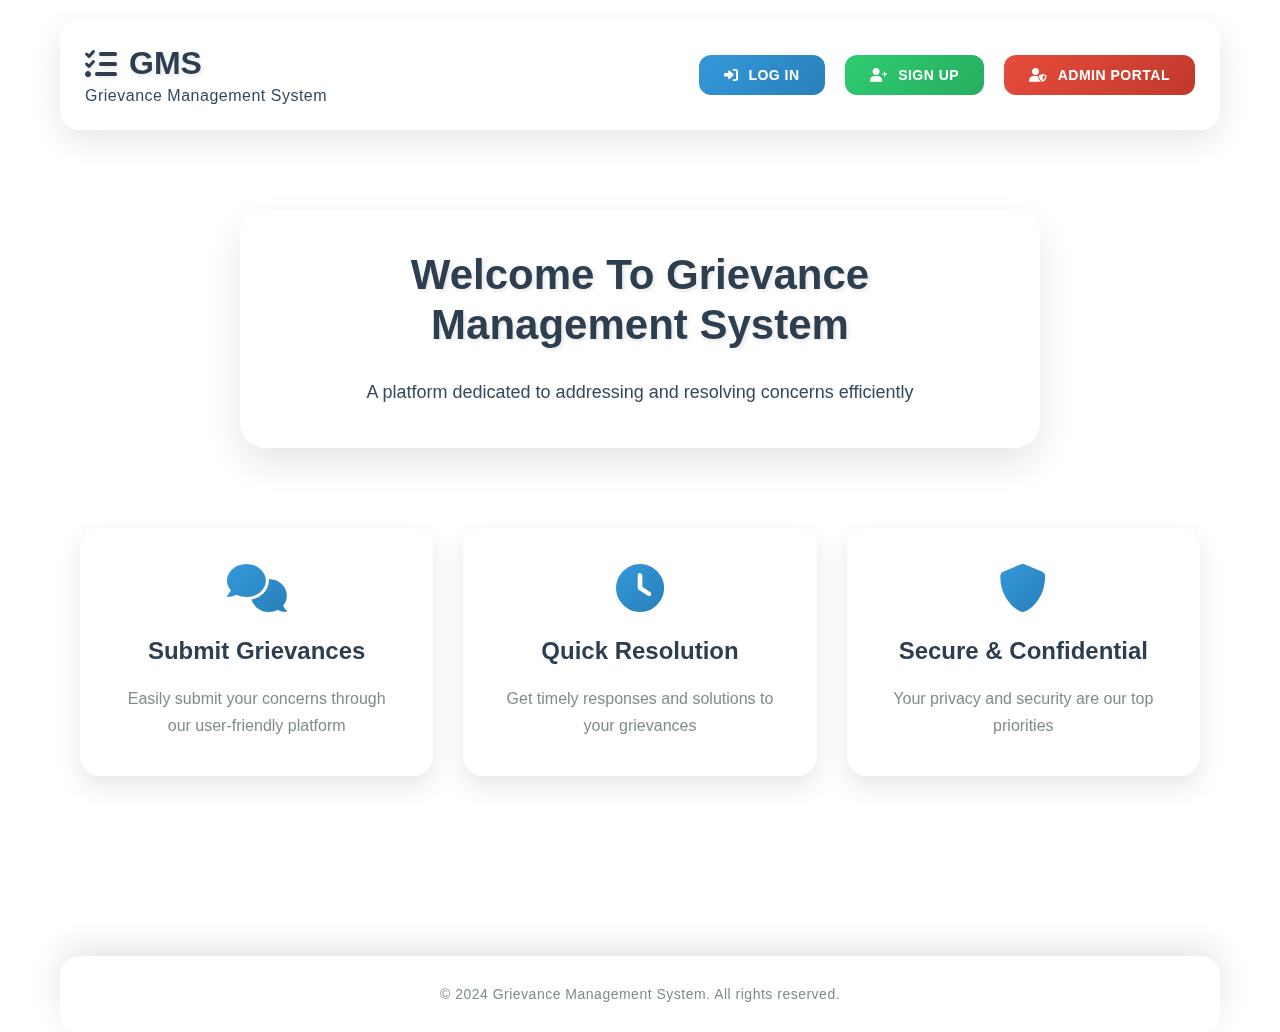
<file: GMS/index.html>
<!DOCTYPE html>
<html lang="en">
<head>
    <meta charset="UTF-8">
    <meta name="viewport" content="width=device-width, initial-scale=1.0">
    <title>Grievance Management System</title>
    <link rel="stylesheet" href="background.css">
    <link rel="stylesheet" href="admin.css">
    <!-- Add Font Awesome for icons -->
    <link rel="stylesheet" href="https://cdnjs.cloudflare.com/ajax/libs/font-awesome/6.0.0/css/all.min.css">
</head>
<body>
    <div class="container">
        <nav>
            <div class="logo">
                <h1><i class="fas fa-tasks"></i> GMS</h1>
                <p class="subtitle">Grievance Management System</p>
            </div>
            <div class="buttons">
                <a href="userlogin1.html" class="btn login-btn"><i class="fas fa-sign-in-alt"></i> Log In</a>
                <a href="userreg1.html" class="btn signup-btn"><i class="fas fa-user-plus"></i> Sign Up</a>
                <a href="adminlogin1.html" class="btn admin-btn"><i class="fas fa-user-shield"></i> Admin Portal</a>
            </div>
        </nav>

        <main class="hero-section">
            <div class="hero-content">
                <h2>Welcome To Grievance Management System</h2>
                <p>A platform dedicated to addressing and resolving concerns efficiently</p>
            </div>

            <div class="features">
                <div class="feature-card">
                    <i class="fas fa-comments"></i>
                    <h3>Submit Grievances</h3>
                    <p>Easily submit your concerns through our user-friendly platform</p>
                </div>
                <div class="feature-card">
                    <i class="fas fa-clock"></i>
                    <h3>Quick Resolution</h3>
                    <p>Get timely responses and solutions to your grievances</p>
                </div>
                <div class="feature-card">
                    <i class="fas fa-shield-alt"></i>
                    <h3>Secure & Confidential</h3>
                    <p>Your privacy and security are our top priorities</p>
                </div>
            </div>
        </main>

        <footer>
            <p>&copy; 2024 Grievance Management System. All rights reserved.</p>
        </footer>
    </div>
</body>
</html>
</file>
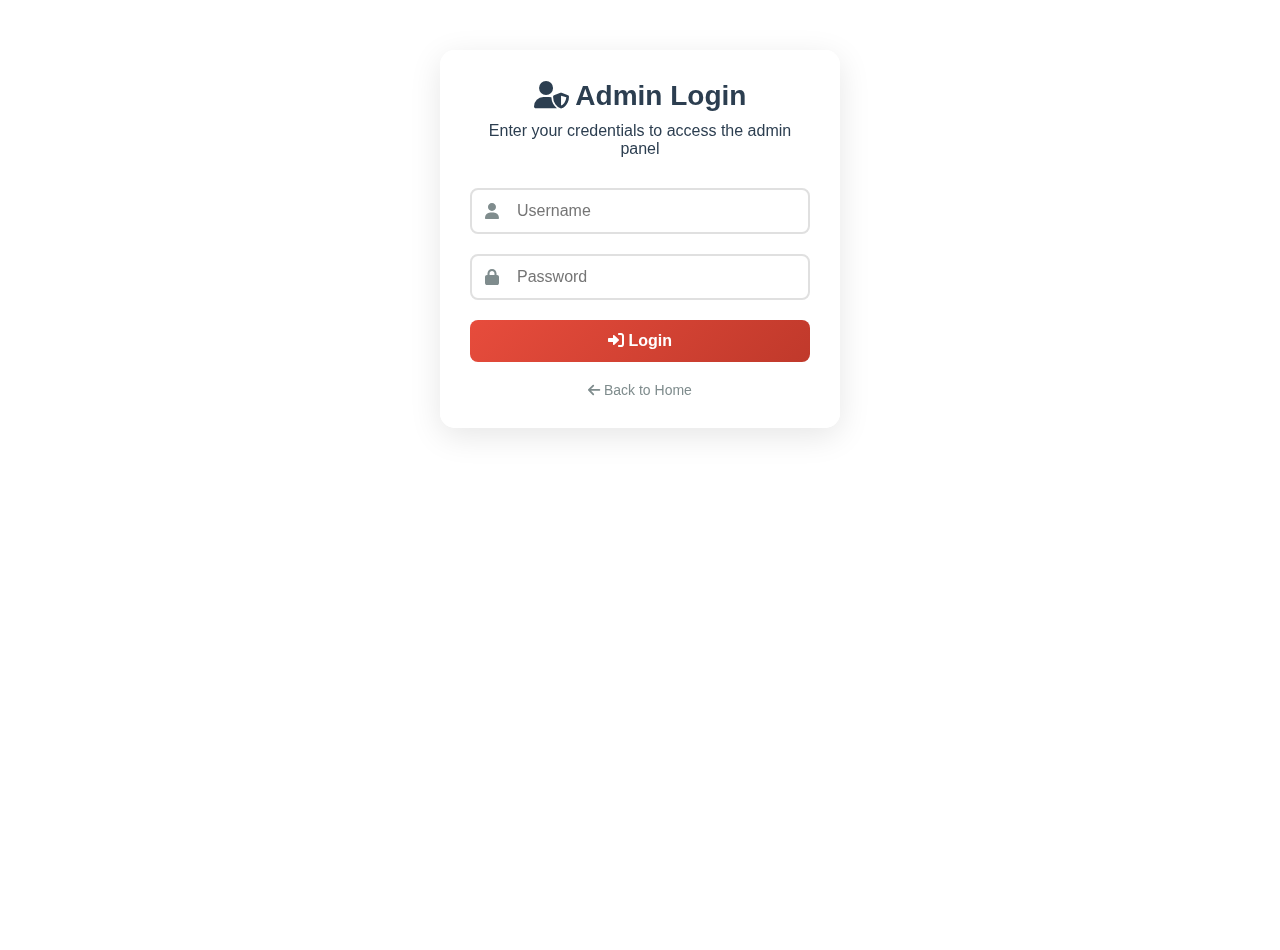
<file: GMS/adminlogin1.html>
<!DOCTYPE html>
<html lang="en">
<head>
    <meta charset="UTF-8">
    <meta name="viewport" content="width=device-width, initial-scale=1.0">
    <title>Admin Login - GMS</title>
    <link rel="stylesheet" href="background.css">
    <link rel="stylesheet" href="admin.css">
    <link rel="stylesheet" href="https://cdnjs.cloudflare.com/ajax/libs/font-awesome/6.0.0/css/all.min.css">
    <style>
        .login-container {
            max-width: 400px;
            margin: 50px auto;
            padding: 30px;
            background: rgba(255, 255, 255, 0.95);
            border-radius: 15px;
            box-shadow: 0 8px 32px rgba(0, 0, 0, 0.1);
            backdrop-filter: blur(10px);
        }

        .login-header {
            text-align: center;
            margin-bottom: 30px;
        }

        .login-header h2 {
            color: #2c3e50;
            font-size: 28px;
            margin-bottom: 10px;
        }

        .login-form {
            display: flex;
            flex-direction: column;
            gap: 20px;
        }

        .form-group {
            position: relative;
        }

        .form-group i {
            position: absolute;
            left: 15px;
            top: 50%;
            transform: translateY(-50%);
            color: #7f8c8d;
        }

        .form-group input {
            width: 100%;
            padding: 12px 15px 12px 45px;
            border: 2px solid #e0e0e0;
            border-radius: 8px;
            font-size: 16px;
            transition: all 0.3s ease;
        }

        .form-group input:focus {
            border-color: #3498db;
            outline: none;
            box-shadow: 0 0 0 3px rgba(52, 152, 219, 0.2);
        }

        .login-btn {
            background: linear-gradient(135deg, #e74c3c, #c0392b);
            color: white;
            padding: 12px;
            border: none;
            border-radius: 8px;
            font-size: 16px;
            font-weight: 600;
            cursor: pointer;
            transition: all 0.3s ease;
        }

        .login-btn:hover {
            transform: translateY(-2px);
            box-shadow: 0 5px 15px rgba(0, 0, 0, 0.2);
        }

        .back-link {
            display: block;
            text-align: center;
            margin-top: 20px;
            color: #7f8c8d;
            text-decoration: none;
            font-size: 14px;
            transition: color 0.3s ease;
        }

        .back-link:hover {
            color: #34495e;
        }

        .error-message {
            color: #e74c3c;
            text-align: center;
            margin-top: 10px;
            font-size: 14px;
            display: none;
        }
    </style>
</head>
<body>
    <div class="container">
        <div class="login-container">
            <div class="login-header">
                <h2><i class="fas fa-user-shield"></i> Admin Login</h2>
                <p>Enter your credentials to access the admin panel</p>
            </div>
            <form class="login-form" id="adminLoginForm" onsubmit="return validateForm(event)">
                <div class="form-group">
                    <i class="fas fa-user"></i>
                    <input type="text" id="username" placeholder="Username" required>
                </div>
                <div class="form-group">
                    <i class="fas fa-lock"></i>
                    <input type="password" id="password" placeholder="Password" required>
                </div>
                <button type="submit" class="login-btn">
                    <i class="fas fa-sign-in-alt"></i> Login
                </button>
                <div id="errorMessage" class="error-message"></div>
            </form>
            <a href="index.html" class="back-link">
                <i class="fas fa-arrow-left"></i> Back to Home
            </a>
        </div>
    </div>

    <script>
        function validateForm(event) {
            event.preventDefault();
            
            const username = document.getElementById('username').value;
            const password = document.getElementById('password').value;
            const errorMessage = document.getElementById('errorMessage');
            
            // Admin credentials
            const adminUsername = "admin";
            const adminPassword = "admin123";

            if (username === adminUsername && password === adminPassword) {
                // Successful login
                window.location.href = "afteradminlogin.php";
            } else {
                // Failed login
                errorMessage.style.display = 'block';
                errorMessage.textContent = 'Invalid username or password';
                
                // Clear password field
                document.getElementById('password').value = '';
            }
        }
    </script>
</body>
</html>
</file>
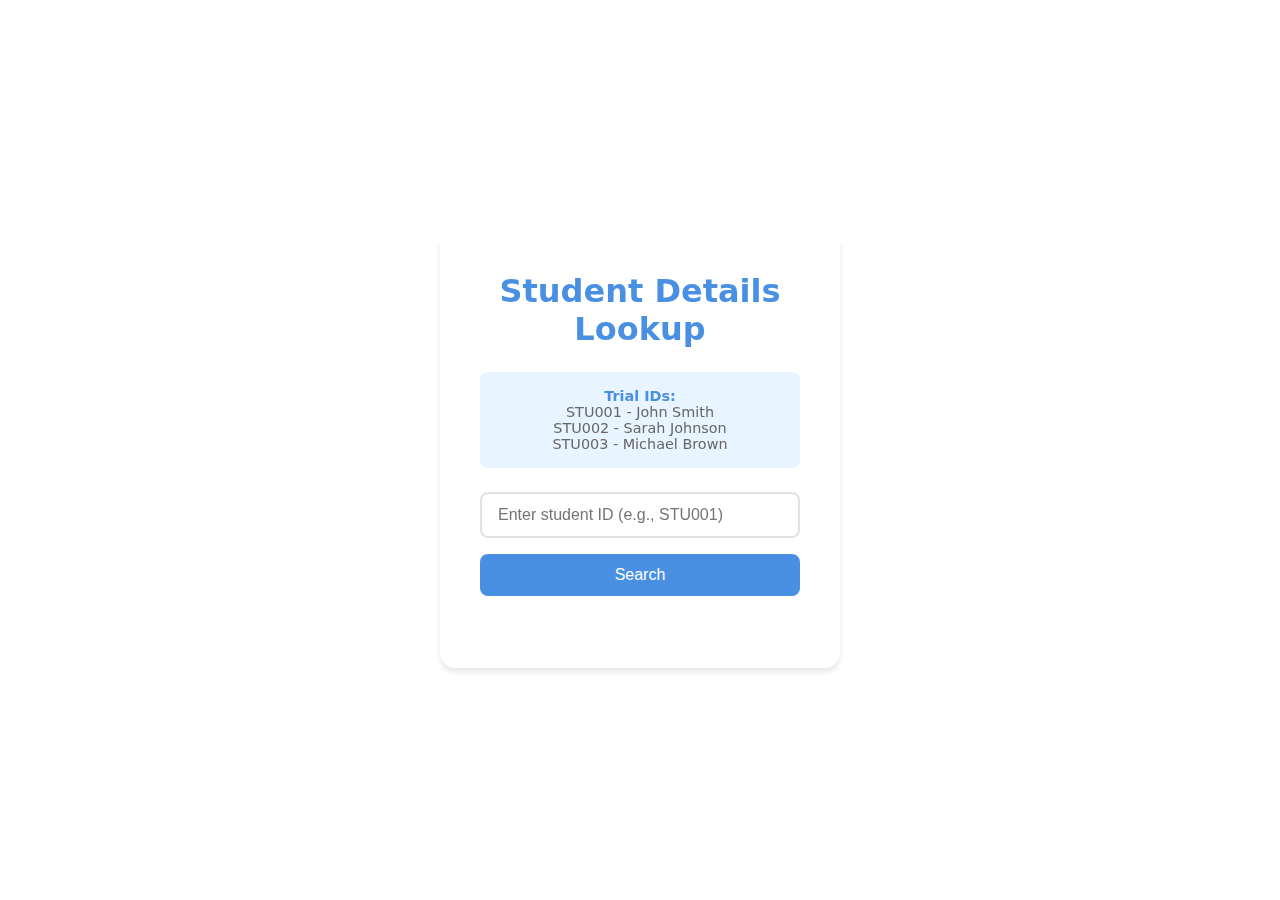
<file: GMS/student-details.html>
<!DOCTYPE html>
<html lang="en">
<head>
  <meta charset="UTF-8">
  <title>Student Details Lookup</title>
  <style>
    :root {
      --primary-color: #4a90e2;
      --secondary-color: #f5f6fa;
      --text-color: #2c3e50;
      --shadow: 0 4px 6px rgba(0, 0, 0, 0.1);
      --transition: all 0.3s ease;
    }

    * {
      margin: 0;
      padding: 0;
      box-sizing: border-box;
    }

    body {
      font-family: 'Segoe UI', system-ui, -apple-system, sans-serif;
      background-image: url('https://img.freepik.com/free-vector/education-pattern-background-doodle-style_53876-115365.jpg');
      background-size: cover;
      background-position: center;
      background-repeat: no-repeat;
      background-attachment: fixed;
      display: flex;
      justify-content: center;
      align-items: center;
      min-height: 100vh;
      color: var(--text-color);
      padding: 20px;
    }

    .container {
      background: rgba(255, 255, 255, 0.95);
      padding: 2.5rem;
      border-radius: 16px;
      box-shadow: var(--shadow);
      width: 100%;
      max-width: 400px;
      text-align: center;
      backdrop-filter: blur(10px);
      transition: var(--transition);
    }

    .container:hover {
      transform: translateY(-5px);
      box-shadow: 0 8px 15px rgba(0, 0, 0, 0.2);
    }

    h1 {
      color: var(--primary-color);
      margin-bottom: 1.5rem;
      font-size: 2rem;
      font-weight: 600;
    }

    input {
      width: 100%;
      padding: 12px 16px;
      margin-bottom: 1rem;
      border: 2px solid #e1e1e1;
      border-radius: 8px;
      font-size: 1rem;
      transition: var(--transition);
    }

    input:focus {
      outline: none;
      border-color: var(--primary-color);
      box-shadow: 0 0 0 3px rgba(74, 144, 226, 0.1);
    }

    button {
      background-color: var(--primary-color);
      color: white;
      padding: 12px 24px;
      border: none;
      border-radius: 8px;
      font-size: 1rem;
      font-weight: 500;
      cursor: pointer;
      transition: var(--transition);
      width: 100%;
      margin-bottom: 1.5rem;
    }

    button:hover {
      background-color: #357abd;
      transform: translateY(-2px);
    }

    button:active {
      transform: translateY(0);
    }

    #studentDetails {
      background-color: var(--secondary-color);
      padding: 1.5rem;
      border-radius: 12px;
      margin-top: 1rem;
      text-align: left;
      transition: var(--transition);
    }

    #studentDetails.hidden {
      display: none;
    }

    #studentDetails h2 {
      color: var(--primary-color);
      margin-bottom: 1rem;
      font-size: 1.5rem;
    }

    #studentDetails p {
      margin: 0.75rem 0;
      font-size: 1.1rem;
      display: flex;
      align-items: center;
      gap: 0.5rem;
    }

    #studentDetails strong {
      color: var(--text-color);
      min-width: 80px;
    }

    #studentDetails span {
      color: #666;
    }

    @media (max-width: 480px) {
      .container {
        padding: 1.5rem;
      }

      h1 {
        font-size: 1.75rem;
      }

      input, button {
        padding: 10px 16px;
      }
    }

    .trial-info {
      background-color: #e8f4ff;
      padding: 1rem;
      border-radius: 8px;
      margin-bottom: 1.5rem;
      font-size: 0.9rem;
      color: #666;
    }

    .trial-info strong {
      color: var(--primary-color);
    }

    .error-message {
      color: #e74c3c;
      margin-top: 0.5rem;
      font-size: 0.9rem;
    }
  </style>
</head>
<body>
  <div class="container">
    <h1>Student Details Lookup</h1>
    <div class="trial-info">
      <p><strong>Trial IDs:</strong></p>
      <p>STU001 - John Smith</p>
      <p>STU002 - Sarah Johnson</p>
      <p>STU003 - Michael Brown</p>
    </div>
    <input type="text" id="studentId" placeholder="Enter student ID (e.g., STU001)">
    <button onclick="fetchStudentDetails()">Search</button>
    <div id="errorMessage" class="error-message"></div>
    <div id="studentDetails" class="hidden"></div>
  </div>

  <script>
    // Sample student database
    const studentDatabase = {
      "STU001": {
        name: "John Smith",
        id: "STU001",
        email: "john.smith@example.com",
        course: "Computer Science",
        grade: "A",
        semester: "Fall 2024"
      },
      "STU002": {
        name: "Sarah Johnson",
        id: "STU002",
        email: "sarah.j@example.com",
        course: "Business Administration",
        grade: "A+",
        semester: "Fall 2024"
      },
      "STU003": {
        name: "Michael Brown",
        id: "STU003",
        email: "michael.b@example.com",
        course: "Engineering",
        grade: "B+",
        semester: "Fall 2024"
      }
    };

    function fetchStudentDetails() {
      const studentId = document.getElementById('studentId').value.toUpperCase();
      const errorMessage = document.getElementById('errorMessage');
      const studentDetails = document.getElementById('studentDetails');

      // Clear previous messages
      errorMessage.textContent = '';
      studentDetails.innerHTML = '';

      if (!studentId) {
        errorMessage.textContent = 'Please enter a student ID';
        return;
      }

      const student = studentDatabase[studentId];
      
      if (student) {
        studentDetails.classList.remove('hidden');
        studentDetails.innerHTML = `
          <h2>${student.name}</h2>
          <p><strong>ID:</strong> ${student.id}</p>
          <p><strong>Email:</strong> ${student.email}</p>
          <p><strong>Course:</strong> ${student.course}</p>
          <p><strong>Grade:</strong> ${student.grade}</p>
          <p><strong>Semester:</strong> ${student.semester}</p>
        `;
      } else {
        errorMessage.textContent = 'Student not found. Please try a valid trial ID.';
        studentDetails.classList.add('hidden');
      }
    }

    // Add enter key support
    document.getElementById('studentId').addEventListener('keypress', function(e) {
      if (e.key === 'Enter') {
        fetchStudentDetails();
      }
    });
  </script>
</body>
</html>
</file>
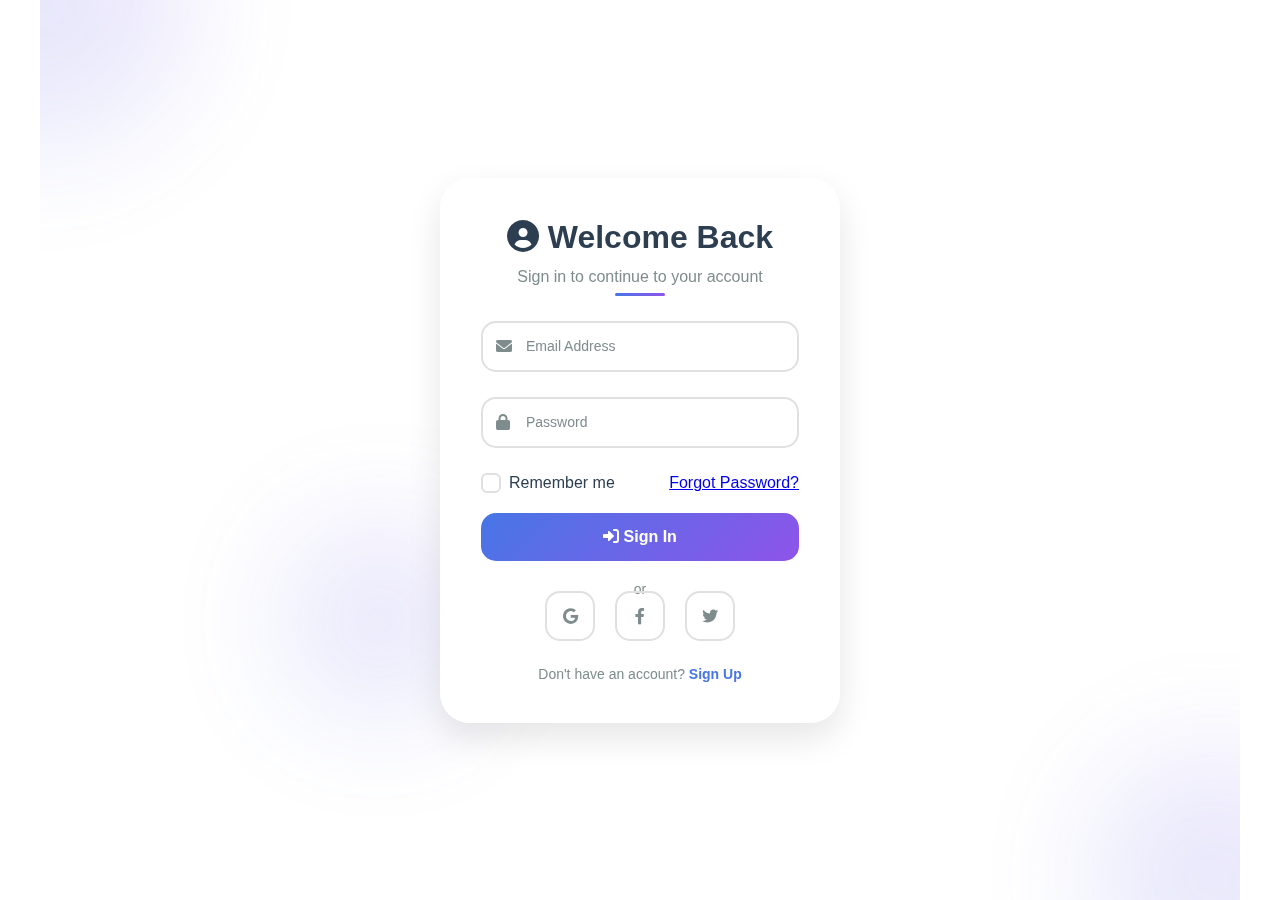
<file: GMS/userlogin1.html>
<!DOCTYPE html>
<html lang="en">
<head>
    <meta charset="UTF-8">
    <meta name="viewport" content="width=device-width, initial-scale=1.0">
    <title>Login - GMS</title>
    <link rel="stylesheet" href="background.css">
    <link rel="stylesheet" href="admin.css">
    <link rel="stylesheet" href="https://cdnjs.cloudflare.com/ajax/libs/font-awesome/6.0.0/css/all.min.css">
    <style>
        :root {
            --primary-color: #4776E6;
            --secondary-color: #8E54E9;
            --text-color: #2c3e50;
            --light-text: #7f8c8d;
            --border-color: #e0e0e0;
            --error-color: #e74c3c;
            --success-color: #2ecc71;
        }

        .container {
            min-height: 100vh;
            display: flex;
            align-items: center;
            justify-content: center;
            padding: 20px;
            position: relative;
            overflow: hidden;
        }

        .background-shapes {
            position: absolute;
            width: 100%;
            height: 100%;
            z-index: -1;
        }

        .shape {
            position: absolute;
            background: linear-gradient(45deg, var(--primary-color), var(--secondary-color));
            border-radius: 50%;
            filter: blur(60px);
            opacity: 0.15;
            animation: floatAnimation 8s infinite ease-in-out;
        }

        .shape:nth-child(1) {
            width: 300px;
            height: 300px;
            top: -150px;
            left: -150px;
            animation-delay: 0s;
        }

        .shape:nth-child(2) {
            width: 250px;
            height: 250px;
            bottom: -100px;
            right: -100px;
            animation-delay: 2s;
        }

        .shape:nth-child(3) {
            width: 200px;
            height: 200px;
            bottom: 20%;
            left: 20%;
            animation-delay: 4s;
        }

        @keyframes floatAnimation {
            0%, 100% {
                transform: translateY(0) scale(1);
            }
            50% {
                transform: translateY(-20px) scale(1.1);
            }
        }

        .login-container {
            max-width: 400px;
            width: 100%;
            background: rgba(255, 255, 255, 0.95);
            border-radius: 30px;
            padding: 40px;
            box-shadow: 0 15px 35px rgba(0, 0, 0, 0.1);
            backdrop-filter: blur(10px);
            border: 1px solid rgba(255, 255, 255, 0.2);
            transform-style: preserve-3d;
            perspective: 1000px;
            animation: containerAppear 0.6s ease-out forwards;
        }

        @keyframes containerAppear {
            from {
                opacity: 0;
                transform: translateY(30px) rotateX(-10deg);
            }
            to {
                opacity: 1;
                transform: translateY(0) rotateX(0);
            }
        }

        .login-header {
            text-align: center;
            margin-bottom: 35px;
            position: relative;
        }

        .login-header::after {
            content: '';
            position: absolute;
            bottom: -10px;
            left: 50%;
            transform: translateX(-50%);
            width: 50px;
            height: 3px;
            background: linear-gradient(to right, var(--primary-color), var(--secondary-color));
            border-radius: 3px;
        }

        .login-header h2 {
            color: var(--text-color);
            font-size: 32px;
            margin-bottom: 12px;
            position: relative;
            display: inline-block;
        }

        .login-header p {
            color: var(--light-text);
            font-size: 16px;
        }

        .form-group {
            position: relative;
            margin-bottom: 25px;
        }

        .form-group label {
            position: absolute;
            left: 45px;
            top: 50%;
            transform: translateY(-50%);
            color: var(--light-text);
            font-size: 14px;
            transition: all 0.3s ease;
            pointer-events: none;
        }

        .form-group input {
            width: 100%;
            padding: 15px 15px 15px 45px;
            border: 2px solid var(--border-color);
            border-radius: 15px;
            font-size: 15px;
            transition: all 0.3s ease;
            background-color: white;
        }

        .form-group input:focus,
        .form-group input:not(:placeholder-shown) {
            border-color: var(--primary-color);
            box-shadow: 0 0 0 3px rgba(71, 118, 230, 0.1);
        }

        .form-group input:focus + label,
        .form-group input:not(:placeholder-shown) + label {
            transform: translateY(-130%) translateX(-30px);
            font-size: 12px;
            color: var(--primary-color);
            background: white;
            padding: 0 5px;
        }

        .form-group i {
            position: absolute;
            left: 15px;
            top: 50%;
            transform: translateY(-50%);
            color: var(--light-text);
            transition: all 0.3s ease;
        }

        .form-group input:focus ~ i {
            color: var(--primary-color);
        }

        .remember-forgot {
            display: flex;
            justify-content: space-between;
            align-items: center;
            margin: 20px 0;
        }

        .remember-me {
            display: flex;
            align-items: center;
            gap: 8px;
        }

        .remember-me input[type="checkbox"] {
            appearance: none;
            width: 20px;
            height: 20px;
            border: 2px solid var(--border-color);
            border-radius: 6px;
            cursor: pointer;
            position: relative;
            transition: all 0.3s ease;
        }

        .remember-me input[type="checkbox"]:checked {
            background: linear-gradient(135deg, var(--primary-color), var(--secondary-color));
            border-color: transparent;
        }

        .remember-me input[type="checkbox"]:checked::after {
            content: '✓';
            position: absolute;
            color: white;
            font-size: 14px;
            top: 50%;
            left: 50%;
            transform: translate(-50%, -50%);
        }

        .login-btn {
            width: 100%;
            padding: 15px;
            border: none;
            border-radius: 15px;
            font-size: 16px;
            font-weight: 600;
            color: white;
            background: linear-gradient(135deg, var(--primary-color), var(--secondary-color));
            cursor: pointer;
            transition: all 0.3s ease;
            position: relative;
            overflow: hidden;
        }

        .login-btn::before {
            content: '';
            position: absolute;
            top: 0;
            left: -100%;
            width: 100%;
            height: 100%;
            background: linear-gradient(
                90deg,
                transparent,
                rgba(255, 255, 255, 0.2),
                transparent
            );
            transition: 0.5s;
        }

        .login-btn:hover::before {
            left: 100%;
        }

        .login-btn:hover {
            transform: translateY(-2px);
            box-shadow: 0 5px 15px rgba(71, 118, 230, 0.3);
        }

        .social-login {
            margin-top: 30px;
            position: relative;
        }

        .social-login::before {
            content: 'or';
            position: absolute;
            top: -10px;
            left: 50%;
            transform: translateX(-50%);
            background: white;
            padding: 0 15px;
            color: var(--light-text);
            font-size: 14px;
        }

        .social-buttons {
            display: flex;
            justify-content: center;
            gap: 20px;
            margin-top: 20px;
        }

        .social-btn {
            width: 50px;
            height: 50px;
            border-radius: 15px;
            display: flex;
            align-items: center;
            justify-content: center;
            border: 2px solid var(--border-color);
            color: var(--light-text);
            transition: all 0.3s ease;
            cursor: pointer;
            position: relative;
            overflow: hidden;
        }

        .social-btn::before {
            content: '';
            position: absolute;
            width: 100%;
            height: 100%;
            background: linear-gradient(45deg, var(--primary-color), var(--secondary-color));
            opacity: 0;
            transition: all 0.3s ease;
            z-index: -1;
        }

        .social-btn:hover {
            color: white;
            border-color: transparent;
            transform: translateY(-3px);
        }

        .social-btn:hover::before {
            opacity: 1;
        }

        .signup-prompt {
            text-align: center;
            margin-top: 25px;
            color: var(--light-text);
            font-size: 14px;
        }

        .signup-prompt a {
            color: var(--primary-color);
            text-decoration: none;
            font-weight: 600;
            transition: color 0.3s ease;
        }

        .signup-prompt a:hover {
            color: var(--secondary-color);
        }

        .error-message {
            background: rgba(231, 76, 60, 0.1);
            color: var(--error-color);
            padding: 12px;
            border-radius: 10px;
            font-size: 14px;
            margin-top: 15px;
            display: none;
            animation: shake 0.5s ease;
        }

        @keyframes shake {
            0%, 100% { transform: translateX(0); }
            25% { transform: translateX(-5px); }
            75% { transform: translateX(5px); }
        }

        @media (max-width: 480px) {
            .login-container {
                padding: 30px 20px;
            }

            .social-buttons {
                gap: 15px;
            }

            .social-btn {
                width: 45px;
                height: 45px;
            }
        }
    </style>
</head>
<body>
    <div class="container">
        <div class="background-shapes">
            <div class="shape"></div>
            <div class="shape"></div>
            <div class="shape"></div>
        </div>
        
        <div class="login-container">
            <div class="login-header">
                <h2><i class="fas fa-user-circle"></i> Welcome Back</h2>
                <p>Sign in to continue to your account</p>
            </div>

            <form class="login-form" id="loginForm" action="userlogin2.php" method="POST" onsubmit="return validateForm(event)">
                <div class="form-group">
                    <input type="email" id="email" name="username" placeholder=" " required>
                    <label for="email">Email Address</label>
                    <i class="fas fa-envelope"></i>
                </div>

                <div class="form-group">
                    <input type="password" id="password" name="pass" placeholder=" " required>
                    <label for="password">Password</label>
                    <i class="fas fa-lock"></i>
                </div>

                <div class="remember-forgot">
                    <label class="remember-me">
                        <input type="checkbox" id="remember" name="chk[]">
                        <span>Remember me</span>
                    </label>
                    <a href="#" class="forgot-password">Forgot Password?</a>
                </div>

                <button type="submit" class="login-btn">
                    <i class="fas fa-sign-in-alt"></i>
                    Sign In
                </button>

                <div id="errorMessage" class="error-message"></div>
            </form>

            <div class="social-login">
                <div class="social-buttons">
                    <div class="social-btn" title="Login with Google">
                        <i class="fab fa-google"></i>
                    </div>
                    <div class="social-btn" title="Login with Facebook">
                        <i class="fab fa-facebook-f"></i>
                    </div>
                    <div class="social-btn" title="Login with Twitter">
                        <i class="fab fa-twitter"></i>
                    </div>
                </div>
            </div>

            <div class="signup-prompt">
                Don't have an account? <a href="userreg1.html">Sign Up</a>
            </div>
        </div>
    </div>

    <script>
        function validateForm(event) {
            event.preventDefault();
            
            const email = document.getElementById('email').value;
            const password = document.getElementById('password').value;
            const errorMessage = document.getElementById('errorMessage');
            
            // Reset error states
            document.querySelectorAll('.form-group').forEach(group => {
                group.classList.remove('error');
            });
            errorMessage.style.display = 'none';
            
            // Validate email format
            const emailRegex = /^[^\s@]+@[^\s@]+\.[^\s@]+$/;
            if (!emailRegex.test(email)) {
                document.getElementById('email').parentElement.classList.add('error');
                showError('Please enter a valid email address');
                return false;
            }
            
            // Validate password
            if (password.length < 6) {
                document.getElementById('password').parentElement.classList.add('error');
                showError('Password must be at least 6 characters long');
                return false;
            }
            
            // If validation passes, submit the form
            document.getElementById('loginForm').submit();
            return false;
        }

        function showError(message) {
            const errorMessage = document.getElementById('errorMessage');
            errorMessage.textContent = message;
            errorMessage.style.display = 'block';
            
            // Reset and trigger shake animation
            errorMessage.style.animation = 'none';
            errorMessage.offsetHeight;
            errorMessage.style.animation = 'shake 0.5s ease';
        }

        // Add floating label behavior
        document.querySelectorAll('.form-group input').forEach(input => {
            input.addEventListener('focus', () => {
                input.parentElement.classList.add('focused');
            });
            
            input.addEventListener('blur', () => {
                if (!input.value) {
                    input.parentElement.classList.remove('focused');
                }
            });
        });
    </script>
</body>
</html>
</file>
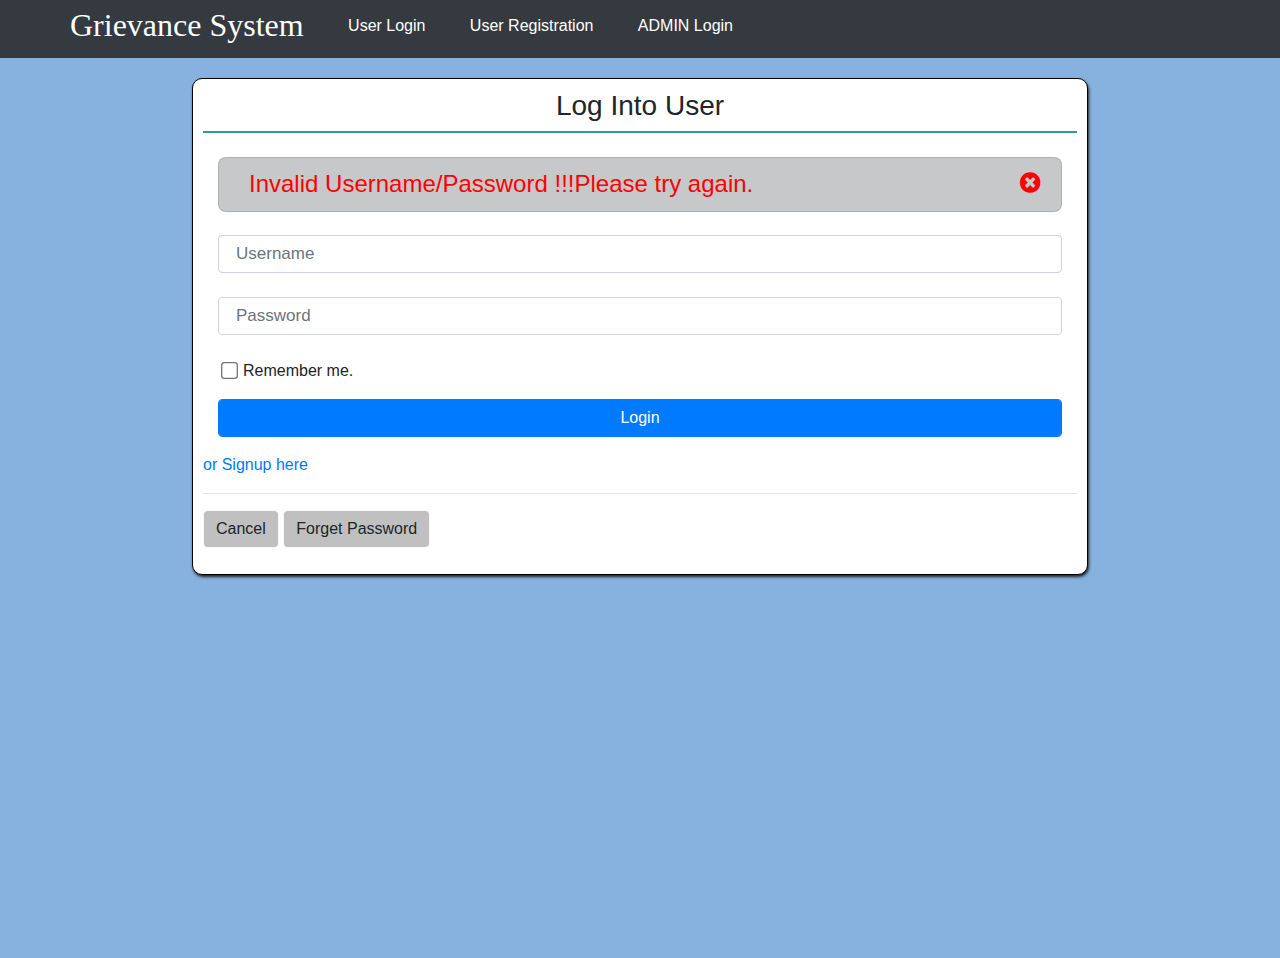
<file: GMS/userlogin3.html>
<html>
<head>
   <link rel="stylesheet" href="https://maxcdn.bootstrapcdn.com/bootstrap/4.3.1/css/bootstrap.min.css">
  <script src="https://ajax.googleapis.com/ajax/libs/jquery/3.4.0/jquery.min.js"></script>
  <script src="https://cdnjs.cloudflare.com/ajax/libs/popper.js/1.14.7/umd/popper.min.js"></script>
  <link rel="stylesheet" href="https://cdnjs.cloudflare.com/ajax/libs/font-awesome/4.7.0/css/font-awesome.min.css">
  <script src="https://maxcdn.bootstrapcdn.com/bootstrap/4.3.1/js/bootstrap.min.js"></script>
  <link rel="stylesheet" href="main.css">
  <title>Welcome to complaint system</title>
  		
	<style>
	
	input[type=checkbox]
{
  /* Double-sized Checkboxes */
  -ms-transform: scale(1.3); /* IE */
  -moz-transform: scale(1.3); /* FF */
  -webkit-transform: scale(1.3); /* Safari and Chrome */
  -o-transform: scale(1.3); /* Opera */
  transform: scale(1.3);
  padding: 5px;
}
		#back{
			margin:0px;
			width:100%;
			height:100%;
			background:#87b1de;
			position:absolute;
			background-size:cover;
			}
	</style>
	
  </head>
  <body>
		<nav class="navbar-nav navbar-expand-sm bg-dark">
		<div class="nav-item item1" style="margin-left:5%">
				<h2 onclick='window.open("index.html");' style="cursor:pointer"> Grievance System</h2>
		</div>
		<div class="nav-item items" >
				<a class="nav-link" href="userlogin1.html">User Login</a>
		</div>
			<div class="nav-item items">
				<a class="nav-link" href="userreg1.html">User Registration</a>
		</div>
			<div class="nav-item items">
				<a class="nav-link" href="adminlogin1.html">ADMIN Login</a>
		</div>
		</nav>
		<div id="back" style="margin:0px;"></div>
			<div class="container" style="width:70%;marin-left:15%;position:relative; background:white;margin-top:20px;padding:10px;border-radius:10px;border:.5px solid black;box-shadow:1px 2px 3px 0px;">
				<div class="heading" style="border-bottom:2px solid #329c92; text-align:center;">
					<h3>Log Into User</h3>
				</div>
				<div class="log" >
					<form class="container" action="userlogin2.php" method="POST" ><br />
						<h4 id="errormsg" class="list-group-item list-group-item-dark" style="color:red;border-radius:8px">Invalid Username/Password !!!Please try again.
						<i class="fa fa-times-circle" style="font-size:24px;float:right;cursor:pointer;" onclick="hide()"></i>
						</h4><br />
						<input type="text" class="form-control"  placeholder="Username" name="username"><br />
						<input type="password" class="form-control" placeholder="Password" name="pass"><br />
						<input type="checkbox" class="form-check-input" name="chk[]" style="margin-left:5px;"><p style="margin-left:25px;">Remember me.</p>
						<input type="submit" class="form-control btn btn-primary" value="Login"><br />
					</form>
					<a href="userreg1.html">or Signup here</a><hr />
					<form >
						<a href="index.html" class="form-control btn btn-light" style="width:auto"> Cancel</a>
						<input type="submit" style="width:auto;" class="form-control btn btn-light" value="Forget Password"><br />
					</form>
				</div>
				
			</div>
		
		<script>
			function hide(){
			document.getElementById("errormsg").style.display='none';
			}
		</script>
</body>
</html>
</file>
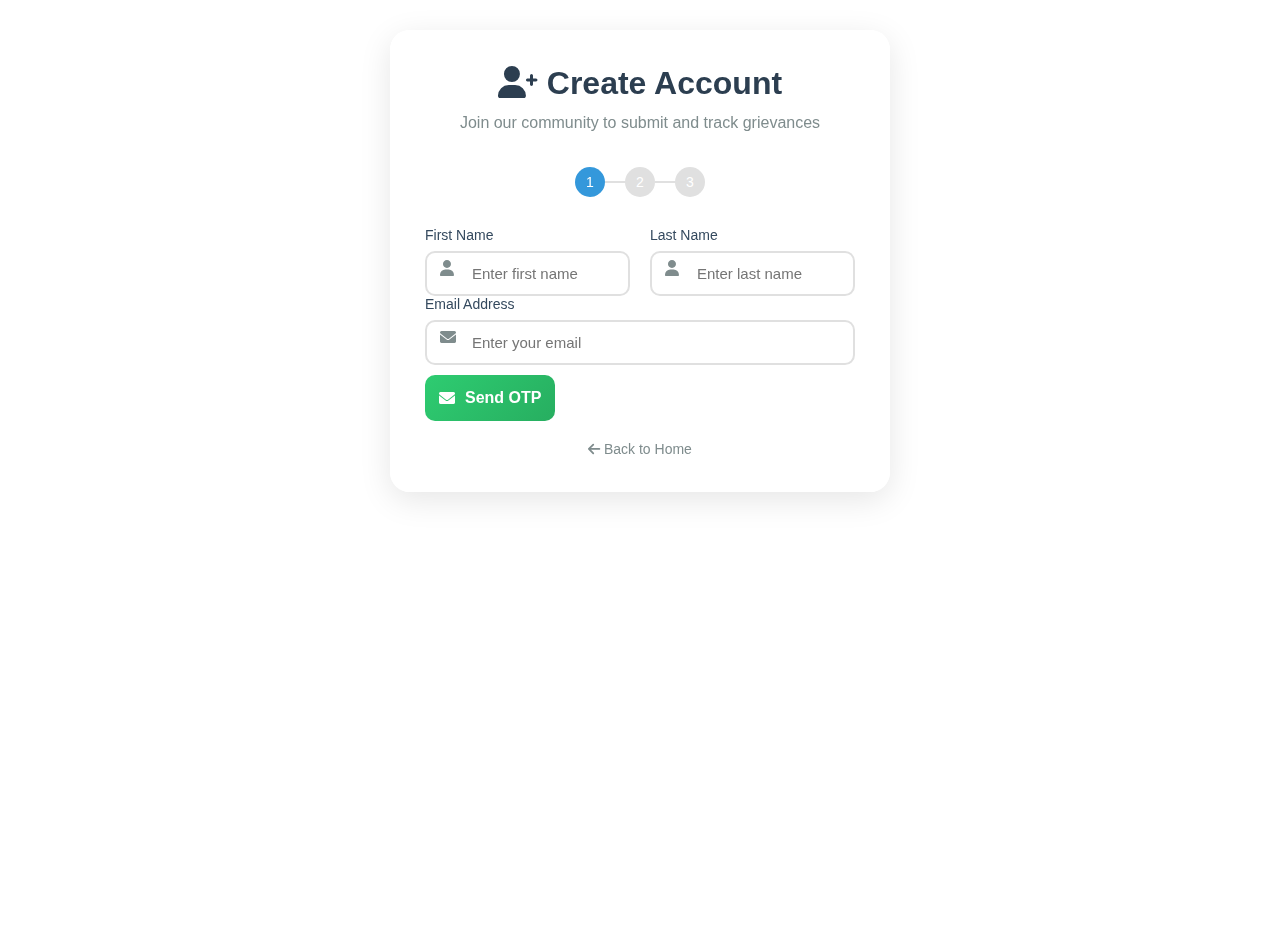
<file: GMS/userreg1.html>
<!DOCTYPE html>
<html lang="en">
<head>
    <meta charset="UTF-8">
    <meta name="viewport" content="width=device-width, initial-scale=1.0">
    <title>Register - GMS</title>
    <link rel="stylesheet" href="background.css">
    <link rel="stylesheet" href="admin.css">
    <link rel="stylesheet" href="https://cdnjs.cloudflare.com/ajax/libs/font-awesome/6.0.0/css/all.min.css">
    <style>
        .register-container {
            max-width: 500px;
            margin: 30px auto;
            padding: 35px;
            background: rgba(255, 255, 255, 0.95);
            border-radius: 20px;
            box-shadow: 0 8px 32px rgba(0, 0, 0, 0.1);
            backdrop-filter: blur(10px);
        }

        .register-header {
            text-align: center;
            margin-bottom: 35px;
        }

        .register-header h2 {
            color: #2c3e50;
            font-size: 32px;
            margin-bottom: 12px;
        }

        .register-header p {
            color: #7f8c8d;
            font-size: 16px;
        }

        .register-form {
            display: grid;
            gap: 20px;
        }

        .form-row {
            display: grid;
            grid-template-columns: 1fr 1fr;
            gap: 20px;
        }

        @media (max-width: 600px) {
            .form-row {
                grid-template-columns: 1fr;
            }
        }

        .form-group {
            position: relative;
        }

        .form-group label {
            display: block;
            margin-bottom: 8px;
            color: #34495e;
            font-size: 14px;
            font-weight: 500;
        }

        .form-group i {
            position: absolute;
            left: 15px;
            top: 60%;
            transform: translateY(-50%);
            color: #7f8c8d;
        }

        .form-group input, .form-group select {
            width: 100%;
            padding: 12px 15px 12px 45px;
            border: 2px solid #e0e0e0;
            border-radius: 10px;
            font-size: 15px;
            transition: all 0.3s ease;
            background-color: white;
        }

        .form-group input:focus, .form-group select:focus {
            border-color: #3498db;
            outline: none;
            box-shadow: 0 0 0 3px rgba(52, 152, 219, 0.2);
        }

        .register-btn {
            background: linear-gradient(135deg, #2ecc71, #27ae60);
            color: white;
            padding: 14px;
            border: none;
            border-radius: 10px;
            font-size: 16px;
            font-weight: 600;
            cursor: pointer;
            transition: all 0.3s ease;
            margin-top: 10px;
            display: flex;
            align-items: center;
            justify-content: center;
            gap: 10px;
        }

        .register-btn:hover {
            transform: translateY(-2px);
            box-shadow: 0 5px 15px rgba(46, 204, 113, 0.3);
        }

        .register-btn:active {
            transform: translateY(0);
        }

        .back-link {
            display: block;
            text-align: center;
            margin-top: 20px;
            color: #7f8c8d;
            text-decoration: none;
            font-size: 14px;
            transition: color 0.3s ease;
        }

        .back-link:hover {
            color: #34495e;
        }

        .error-message {
            color: #e74c3c;
            text-align: center;
            margin-top: 10px;
            font-size: 14px;
            display: none;
        }

        .password-requirements {
            font-size: 12px;
            color: #7f8c8d;
            margin-top: 5px;
            padding-left: 45px;
        }

        .form-group.success input {
            border-color: #2ecc71;
        }

        .form-group.error input {
            border-color: #e74c3c;
        }

        .form-group .error-text {
            color: #e74c3c;
            font-size: 12px;
            margin-top: 5px;
            padding-left: 45px;
            display: none;
        }

        .form-group.error .error-text {
            display: block;
        }

        /* Add new styles for OTP verification */
        .otp-section {
            display: none;
            margin-top: 20px;
        }

        .otp-container {
            display: flex;
            gap: 10px;
            justify-content: center;
            margin: 20px 0;
        }

        .otp-input {
            width: 50px;
            height: 50px;
            text-align: center;
            font-size: 24px;
            border: 2px solid #e0e0e0;
            border-radius: 10px;
            background: white;
            transition: all 0.3s ease;
        }

        .otp-input:focus {
            border-color: #3498db;
            outline: none;
            box-shadow: 0 0 0 3px rgba(52, 152, 219, 0.2);
        }

        .verify-btn {
            background: linear-gradient(135deg, #3498db, #2980b9);
            color: white;
            padding: 12px 25px;
            border: none;
            border-radius: 8px;
            font-size: 16px;
            font-weight: 600;
            cursor: pointer;
            transition: all 0.3s ease;
            display: flex;
            align-items: center;
            justify-content: center;
            gap: 10px;
            margin: 20px auto;
        }

        .verify-btn:hover {
            transform: translateY(-2px);
            box-shadow: 0 5px 15px rgba(52, 152, 219, 0.3);
        }

        .resend-link {
            text-align: center;
            color: #3498db;
            text-decoration: none;
            font-size: 14px;
            cursor: pointer;
            transition: color 0.3s ease;
        }

        .resend-link:hover {
            color: #2980b9;
        }

        .timer {
            text-align: center;
            color: #7f8c8d;
            font-size: 14px;
            margin-top: 10px;
        }

        .step-indicator {
            display: flex;
            justify-content: center;
            margin-bottom: 30px;
        }

        .step {
            width: 30px;
            height: 30px;
            border-radius: 50%;
            background: #e0e0e0;
            color: #fff;
            display: flex;
            align-items: center;
            justify-content: center;
            margin: 0 10px;
            font-size: 14px;
            position: relative;
        }

        .step.active {
            background: #3498db;
        }

        .step.completed {
            background: #2ecc71;
        }

        .step::after {
            content: '';
            position: absolute;
            width: 100%;
            height: 2px;
            background: #e0e0e0;
            right: -100%;
            top: 50%;
            transform: translateY(-50%);
        }

        .step:last-child::after {
            display: none;
        }

        .step.completed::after {
            background: #2ecc71;
        }
    </style>
</head>
<body>
    <div class="container">
        <div class="register-container">
            <div class="register-header">
                <h2><i class="fas fa-user-plus"></i> Create Account</h2>
                <p>Join our community to submit and track grievances</p>
            </div>

            <div class="step-indicator">
                <div class="step active" id="step1">1</div>
                <div class="step" id="step2">2</div>
                <div class="step" id="step3">3</div>
            </div>

            <form class="register-form" id="registerForm" onsubmit="return validateForm(event)">
                <!-- Step 1: Basic Info -->
                <div id="step1Content">
                    <div class="form-row">
                        <div class="form-group">
                            <label for="firstName">First Name</label>
                            <i class="fas fa-user"></i>
                            <input type="text" id="firstName" placeholder="Enter first name" required>
                            <div class="error-text">Please enter your first name</div>
                        </div>
                        <div class="form-group">
                            <label for="lastName">Last Name</label>
                            <i class="fas fa-user"></i>
                            <input type="text" id="lastName" placeholder="Enter last name" required>
                            <div class="error-text">Please enter your last name</div>
                        </div>
                    </div>

                    <div class="form-group">
                        <label for="email">Email Address</label>
                        <i class="fas fa-envelope"></i>
                        <input type="email" id="email" placeholder="Enter your email" required>
                        <div class="error-text">Please enter a valid email address</div>
                    </div>

                    <button type="button" class="register-btn" onclick="sendOTP()">
                        <i class="fas fa-envelope"></i>
                        Send OTP
                    </button>
                </div>

                <!-- Step 2: OTP Verification -->
                <div id="step2Content" class="otp-section">
                    <h3 class="text-center">Email Verification</h3>
                    <p class="text-center">We've sent a code to your email</p>
                    
                    <div class="otp-container">
                        <input type="text" class="otp-input" maxlength="1" onkeyup="moveToNext(this, 0)">
                        <input type="text" class="otp-input" maxlength="1" onkeyup="moveToNext(this, 1)">
                        <input type="text" class="otp-input" maxlength="1" onkeyup="moveToNext(this, 2)">
                        <input type="text" class="otp-input" maxlength="1" onkeyup="moveToNext(this, 3)">
                    </div>

                    <div class="timer" id="otpTimer">Resend OTP in: 02:00</div>
                    
                    <button type="button" class="verify-btn" onclick="verifyOTP()">
                        <i class="fas fa-check-circle"></i>
                        Verify OTP
                    </button>
                    
                    <a class="resend-link" onclick="resendOTP()" id="resendLink" style="display: none;">
                        <i class="fas fa-redo"></i> Resend OTP
                    </a>
                </div>

                <!-- Step 3: Additional Info -->
                <div id="step3Content" style="display: none;">
                    <div class="form-group">
                        <label for="phone">Phone Number</label>
                        <i class="fas fa-phone"></i>
                        <input type="tel" id="phone" placeholder="Enter phone number" required>
                        <div class="error-text">Please enter a valid phone number</div>
                    </div>

                    <div class="form-group">
                        <label for="department">Department</label>
                        <i class="fas fa-building"></i>
                        <select id="department" required>
                            <option value="">Select your department</option>
                            <option value="cse">Computer Science</option>
                            <option value="ece">Electronics & Communication</option>
                            <option value="eee">Electrical & Electronics</option>
                            <option value="mech">Mechanical</option>
                            <option value="civil">Civil</option>
                        </select>
                        <div class="error-text">Please select your department</div>
                    </div>

                    <div class="form-row">
                        <div class="form-group">
                            <label for="password">Password</label>
                            <i class="fas fa-lock"></i>
                            <input type="password" id="password" placeholder="Create password" required>
                            <div class="password-requirements">
                                Must be at least 8 characters long
                            </div>
                            <div class="error-text">Password must be at least 8 characters</div>
                        </div>
                        <div class="form-group">
                            <label for="confirmPassword">Confirm Password</label>
                            <i class="fas fa-lock"></i>
                            <input type="password" id="confirmPassword" placeholder="Confirm password" required>
                            <div class="error-text">Passwords do not match</div>
                        </div>
                    </div>

                    <button type="submit" class="register-btn">
                        <i class="fas fa-user-plus"></i>
                        Create Account
                    </button>
                </div>
            </form>

            <a href="index.html" class="back-link">
                <i class="fas fa-arrow-left"></i> Back to Home
            </a>
        </div>
    </div>

    <script>
        let otpTimer;
        const steps = {
            step1: document.getElementById('step1Content'),
            step2: document.getElementById('step2Content'),
            step3: document.getElementById('step3Content')
        };

        function showStep(stepNumber) {
            Object.values(steps).forEach(step => step.style.display = 'none');
            steps[`step${stepNumber}`].style.display = 'block';
            
            // Update step indicators
            for (let i = 1; i <= 3; i++) {
                const indicator = document.getElementById(`step${i}`);
                if (i < stepNumber) {
                    indicator.classList.add('completed');
                    indicator.classList.remove('active');
                } else if (i === stepNumber) {
                    indicator.classList.add('active');
                    indicator.classList.remove('completed');
                } else {
                    indicator.classList.remove('active', 'completed');
                }
            }
        }

        function sendOTP() {
            const email = document.getElementById('email').value;
            const emailRegex = /^[^\s@]+@[^\s@]+\.[^\s@]+$/;
            
            if (!emailRegex.test(email)) {
                document.getElementById('email').parentElement.classList.add('error');
                return;
            }

            // Here you would typically make an API call to send OTP
            // For demo, we'll just show the OTP section
            showStep(2);
            startOTPTimer();
        }

        function startOTPTimer() {
            let timeLeft = 120; // 2 minutes
            const timerDisplay = document.getElementById('otpTimer');
            const resendLink = document.getElementById('resendLink');
            
            resendLink.style.display = 'none';
            
            otpTimer = setInterval(() => {
                const minutes = Math.floor(timeLeft / 60);
                const seconds = timeLeft % 60;
                timerDisplay.textContent = `Resend OTP in: ${String(minutes).padStart(2, '0')}:${String(seconds).padStart(2, '0')}`;
                
                if (timeLeft <= 0) {
                    clearInterval(otpTimer);
                    timerDisplay.style.display = 'none';
                    resendLink.style.display = 'block';
                }
                timeLeft--;
            }, 1000);
        }

        function resendOTP() {
            // Here you would typically make an API call to resend OTP
            startOTPTimer();
            document.getElementById('otpTimer').style.display = 'block';
        }

        function moveToNext(input, index) {
            if (input.value.length === input.maxLength) {
                if (index < 3) {
                    document.getElementsByClassName('otp-input')[index + 1].focus();
                }
            }
        }

        function verifyOTP() {
            const otpInputs = document.getElementsByClassName('otp-input');
            let otp = '';
            for (let input of otpInputs) {
                otp += input.value;
            }

            if (otp.length === 4) {
                // Here you would typically verify the OTP with your server
                // For demo, we'll just proceed to the next step
                showStep(3);
                clearInterval(otpTimer);
            }
        }

        function validateForm(event) {
            event.preventDefault();
            
            // Get all form inputs
            const firstName = document.getElementById('firstName').value;
            const lastName = document.getElementById('lastName').value;
            const email = document.getElementById('email').value;
            const phone = document.getElementById('phone').value;
            const department = document.getElementById('department').value;
            const password = document.getElementById('password').value;
            const confirmPassword = document.getElementById('confirmPassword').value;
            
            // Reset all error states
            document.querySelectorAll('.form-group').forEach(group => {
                group.classList.remove('error');
                group.classList.remove('success');
            });
            
            let isValid = true;
            
            // Validate first name
            if (firstName.length < 2) {
                document.getElementById('firstName').parentElement.classList.add('error');
                isValid = false;
            } else {
                document.getElementById('firstName').parentElement.classList.add('success');
            }
            
            // Validate email format
            const emailRegex = /^[^\s@]+@[^\s@]+\.[^\s@]+$/;
            if (!emailRegex.test(email)) {
                document.getElementById('email').parentElement.classList.add('error');
                isValid = false;
            } else {
                document.getElementById('email').parentElement.classList.add('success');
            }
            
            // Validate phone number
            const phoneRegex = /^\d{10}$/;
            if (!phoneRegex.test(phone)) {
                document.getElementById('phone').parentElement.classList.add('error');
                isValid = false;
            } else {
                document.getElementById('phone').parentElement.classList.add('success');
            }
            
            // Validate department selection
            if (!department) {
                document.getElementById('department').parentElement.classList.add('error');
                isValid = false;
            } else {
                document.getElementById('department').parentElement.classList.add('success');
            }
            
            // Validate password
            if (password.length < 8) {
                document.getElementById('password').parentElement.classList.add('error');
                isValid = false;
            } else {
                document.getElementById('password').parentElement.classList.add('success');
            }
            
            // Validate password confirmation
            if (password !== confirmPassword) {
                document.getElementById('confirmPassword').parentElement.classList.add('error');
                isValid = false;
            } else if (confirmPassword) {
                document.getElementById('confirmPassword').parentElement.classList.add('success');
            }
            
            if (isValid) {
                // Here you would typically send the data to your server
                // For now, we'll just simulate a successful registration
                window.location.href = "registration_success.html";
            }
            
            return false;
        }

        // Initialize with step 1
        showStep(1);
    </script>
</body>
</html>
</file>
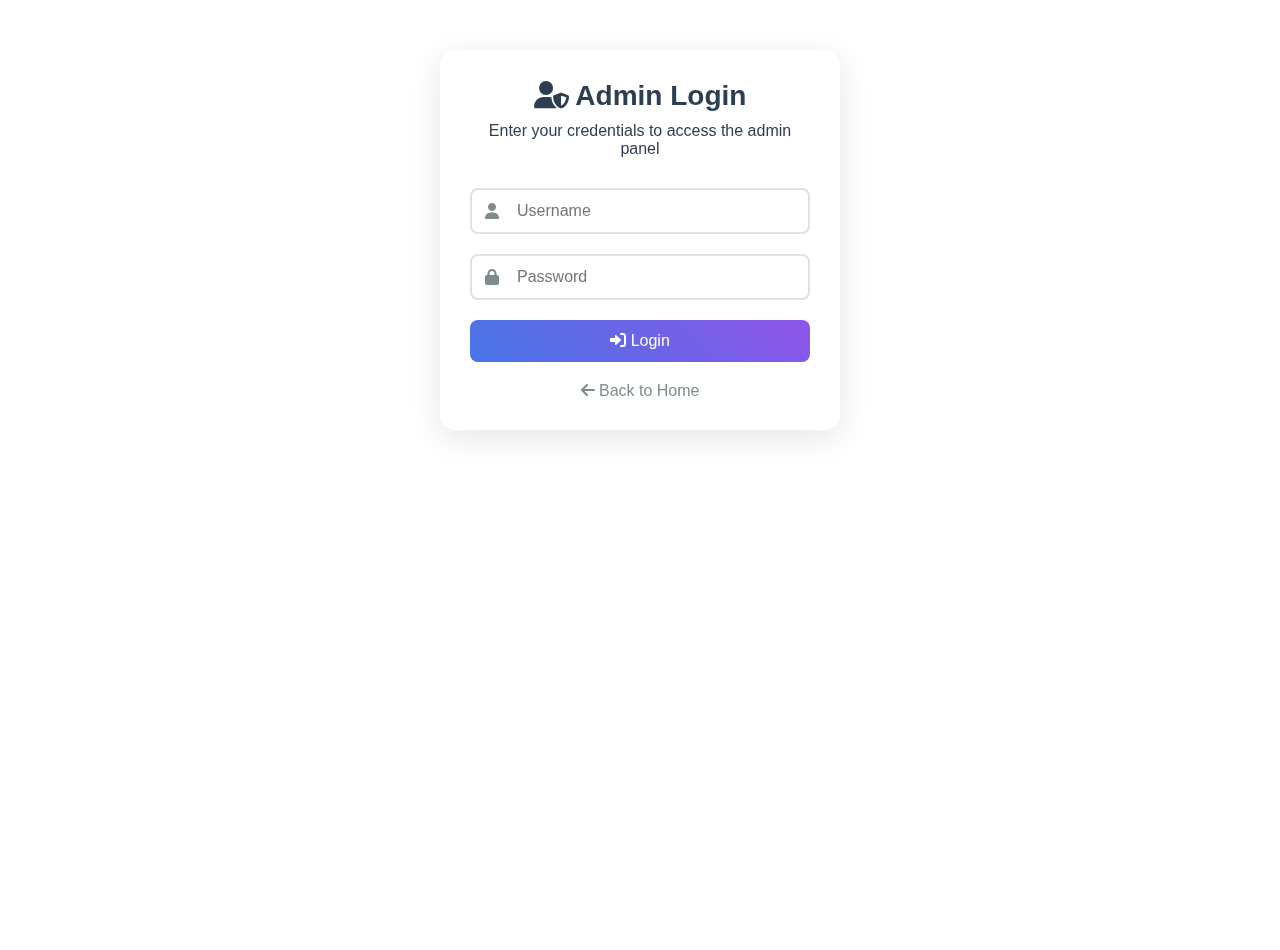
<file: GMS/GMS/adminlogin1.html>
<!DOCTYPE html>
<html lang="en">
<head>
    <meta charset="UTF-8">
    <meta name="viewport" content="width=device-width, initial-scale=1.0">
    <title>Admin Login - GMS</title>
    <link rel="stylesheet" href="background.css">
    <link rel="stylesheet" href="admin.css">
    <link rel="stylesheet" href="https://cdnjs.cloudflare.com/ajax/libs/font-awesome/6.0.0/css/all.min.css">
    <style>
        .login-container {
            max-width: 400px;
            margin: 50px auto;
            padding: 30px;
            background: rgba(255, 255, 255, 0.95);
            border-radius: 15px;
            box-shadow: 0 8px 32px rgba(0, 0, 0, 0.1);
            backdrop-filter: blur(10px);
        }

        .login-header {
            text-align: center;
            margin-bottom: 30px;
        }

        .login-header h2 {
            color: #2c3e50;
            font-size: 28px;
            margin-bottom: 10px;
        }

        .login-form {
            display: flex;
            flex-direction: column;
            gap: 20px;
        }

        .form-group {
            position: relative;
        }

        .form-group i {
            position: absolute;
            left: 15px;
            top: 50%;
            transform: translateY(-50%);
            color: #7f8c8d;
        }

        .form-group input {
            width: 100%;
            padding: 12px 15px 12px 45px;
            border: 2px solid #e0e0e0;
            border-radius: 8px;
            font-size: 16px;
            transition: all 0.3s ease;
        }

        .form-group input:focus {
            border-color: #3498db;
            outline: none;
            box-shadow: 0 0 0 3px rgba(52, 152, 219, 0.2);
        }

        .login-btn {
            background: linear-gradient(45deg, #4776E6, #8E54E9);
            color: white;
            padding: 12px;
            border: none;
            border-radius: 8px;
            font-size: 16px;
            cursor: pointer;
            transition: all 0.3s ease;
        }

        .login-btn:hover {
            transform: translateY(-2px);
            box-shadow: 0 5px 15px rgba(0, 0, 0, 0.2);
        }

        .error-message {
            color: #e74c3c;
            text-align: center;
            margin-top: 10px;
            display: none;
        }

        .back-link {
            display: block;
            text-align: center;
            margin-top: 20px;
            color: #7f8c8d;
            text-decoration: none;
            transition: color 0.3s ease;
        }

        .back-link:hover {
            color: #2c3e50;
        }
    </style>
</head>
<body>
    <div class="container">
        <div class="login-container">
            <div class="login-header">
                <h2><i class="fas fa-user-shield"></i> Admin Login</h2>
                <p>Enter your credentials to access the admin panel</p>
            </div>
            <form class="login-form" action="admin_login.php" method="POST">
                <div class="form-group">
                    <i class="fas fa-user"></i>
                    <input type="text" name="username" placeholder="Username" required>
                </div>
                <div class="form-group">
                    <i class="fas fa-lock"></i>
                    <input type="password" name="password" placeholder="Password" required>
                </div>
                <button type="submit" class="login-btn">
                    <i class="fas fa-sign-in-alt"></i> Login
                </button>
                <div id="errorMessage" class="error-message"></div>
            </form>
            <a href="index.html" class="back-link">
                <i class="fas fa-arrow-left"></i> Back to Home
            </a>
        </div>
    </div>

    <script>
        // Check for error message in URL
        const urlParams = new URLSearchParams(window.location.search);
        const error = urlParams.get('error');
        if (error) {
            const errorMessage = document.getElementById('errorMessage');
            errorMessage.textContent = decodeURIComponent(error);
            errorMessage.style.display = 'block';
        }
    </script>
</body>
</html>
</file>
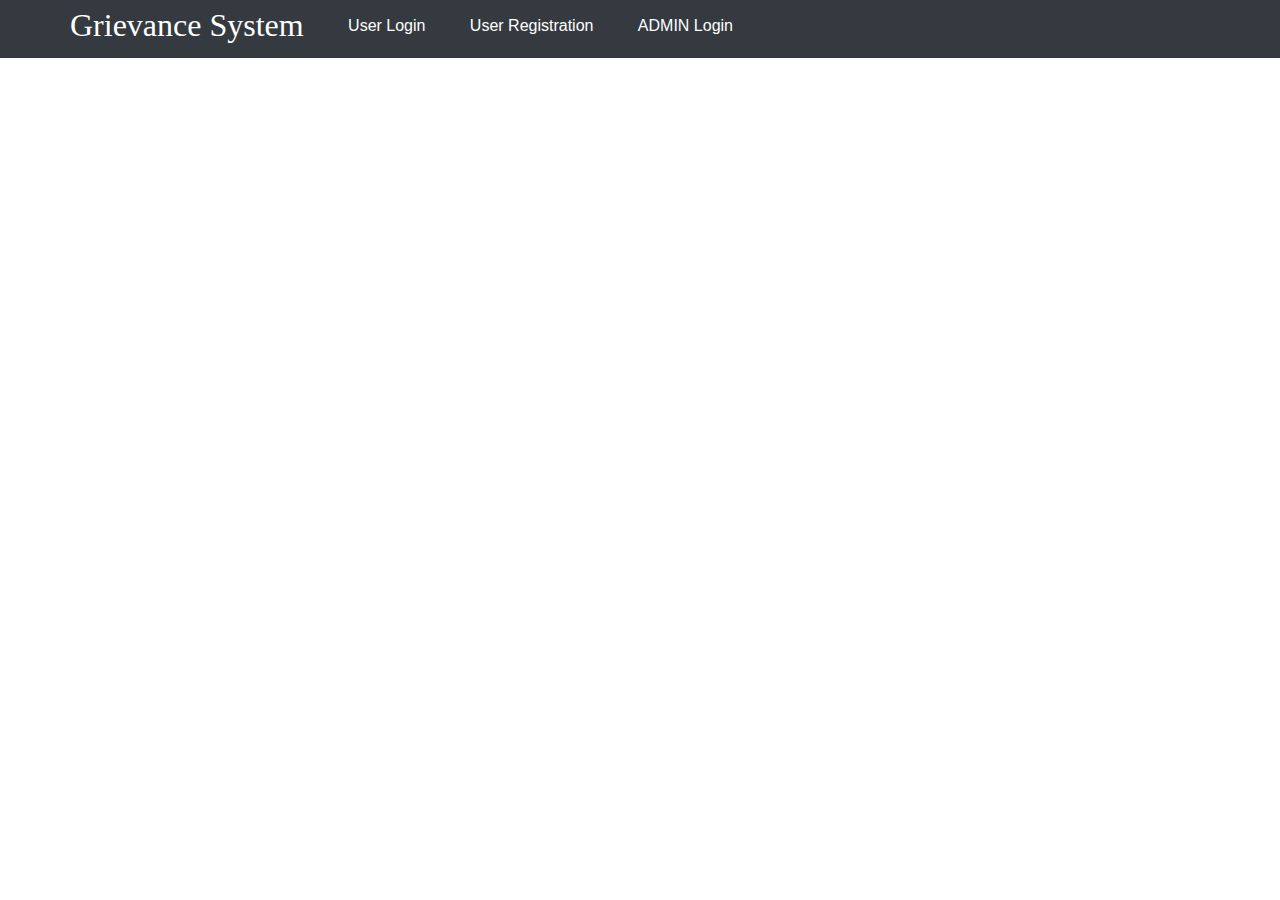
<file: GMS/GMS/userlogin.html>
<html>
<head>
   <link rel="stylesheet" href="https://maxcdn.bootstrapcdn.com/bootstrap/4.3.1/css/bootstrap.min.css">
  <script src="https://ajax.googleapis.com/ajax/libs/jquery/3.4.0/jquery.min.js"></script>
  <script src="https://cdnjs.cloudflare.com/ajax/libs/popper.js/1.14.7/umd/popper.min.js"></script>
  <script src="https://maxcdn.bootstrapcdn.com/bootstrap/4.3.1/js/bootstrap.min.js"></script>
  <link rel="stylesheet" href="main.css">
  <title>Welcome to complaint system</title>
  		
		<script>
			function myfun()
			{
				var guidebutton=document.getElementById("butn");
				var guidelines=document.getElementById('guidelines');
				if(guidebutton.value=="Click to see guidelines")
				{
				
					guidelines.style.display='block';
					guidebutton.value='Click to Hide guidelines';
				}
				else if(guidebutton.value=="Click to Hide guidelines")
				{
			
					guidelines.style.display='none';
					guidebutton.value='Click to see guidelines';
				}
			}
		</script>
	
  </head>
  <body>
		<nav class="navbar-nav navbar-expand-sm bg-dark">
		<div class="nav-item item1" style="margin-left:5%">
				<h2 onclick='window.new("index.html");' style="cursor:pointer"> Grievance System</h2>
		</div>
		<div class="nav-item items" >
				<a class="nav-link" href="#">User Login</a>
		</div>
			<div class="nav-item items">
				<a class="nav-link" href="userreg1.php">User Registration</a>
		</div>
			<div class="nav-item items">
				<a class="nav-link" href="#">ADMIN Login</a>
		</div>
		</nav>
		
		
</body>
</html>
</file>
<file: GMS/background.css>
/* Beautiful gradient background */
body {
    background: linear-gradient(45deg, #1a2980 0%, #26d0ce 100%);
    background-size: 400% 400%;
    animation: gradientBG 15s ease infinite;
}

@keyframes gradientBG {
    0% {
        background-position: 0% 50%;
    }
    50% {
        background-position: 100% 50%;
    }
    100% {
        background-position: 0% 50%;
    }
}
</file>
<file: GMS/main.css>
.nav-item{
	padding:6px;
}
.itme1{
	padding-left:8%;
}
.item1 h2{
	color:white;
	font-family:Arial Black;
}
.items{
	padding-left:3%;
}
.items a{
	color:#ffffff;
}
.items a:hover{
	opacity:0.6;
}
.carousel-inner img{
	width:100%;
	height:450px;
}
.welcome h3{
	padding-top:4%;
	text-align:center;
}
.list-group-item
{
	padding-left:30px;
}
#butn{
	display:inline-block;
	text-align:center;
	margin-left:2px;
}
.btn-light{
	background-color:#c0c0c0;
}
.copyright{
	background:light;
}
#chkfname,#chklname,#chkmail,#chkpn,#chkuser,#efname,#elname,#email,#epn,#epass
	{
		color:red;
		display:none;
		
	}	
	#match{
		display:none;
		color:green;
	}
	::placeholder {
	padding:5px;
	font-size:17px;
  color: red;
  opacity: 1; /* Firefox */
}

:-ms-input-placeholder { /* Internet Explorer 10-11 */
 
	font-size:17px;
	padding:5px;
 color: red;
}

::-ms-input-placeholder { /* Microsoft Edge */
	padding:5px;
	font-size:17px;
 color: red;
}

	
	
@media screen and (max-width: 480px) {
	
}

@media screen and (max-width: 700px) {
	
}
</file>
<file: GMS/GMS/background.css>
/* Beautiful gradient background */
body {
    background: linear-gradient(45deg, #1a2980 0%, #26d0ce 100%);
    background-size: 400% 400%;
    animation: gradientBG 15s ease infinite;
}

@keyframes gradientBG {
    0% {
        background-position: 0% 50%;
    }
    50% {
        background-position: 100% 50%;
    }
    100% {
        background-position: 0% 50%;
    }
}
</file>
<file: GMS/GMS/main.css>
.nav-item{
	padding:6px;
}
.itme1{
	padding-left:8%;
}
.item1 h2{
	color:white;
	font-family:Arial Black;
}
.items{
	padding-left:3%;
}
.items a{
	color:#ffffff;
}
.items a:hover{
	opacity:0.6;
}
.carousel-inner img{
	width:100%;
	height:450px;
}
.welcome h3{
	padding-top:4%;
	text-align:center;
}
.list-group-item
{
	padding-left:30px;
}
#butn{
	display:inline-block;
	text-align:center;
	margin-left:2px;
}
.btn-light{
	background-color:#c0c0c0;
}
.copyright{
	background:light;
}
#chkfname,#chklname,#chkmail,#chkpn,#chkuser,#efname,#elname,#email,#epn,#epass
	{
		color:red;
		display:none;
		
	}	
	#match{
		display:none;
		color:green;
	}
	::placeholder {
	padding:5px;
	font-size:17px;
  color: red;
  opacity: 1; /* Firefox */
}

:-ms-input-placeholder { /* Internet Explorer 10-11 */
 
	font-size:17px;
	padding:5px;
 color: red;
}

::-ms-input-placeholder { /* Microsoft Edge */
	padding:5px;
	font-size:17px;
 color: red;
}

	
	
@media screen and (max-width: 480px) {
	
}

@media screen and (max-width: 700px) {
	
}
</file>
<file: GMS/admin.css>
/* Reset and base styles */
* {
    margin: 0;
    padding: 0;
    box-sizing: border-box;
    font-family: 'Segoe UI', Tahoma, Geneva, Verdana, sans-serif;
}

/* Animation keyframes */
@keyframes fadeInUp {
    from {
        opacity: 0;
        transform: translateY(30px);
    }
    to {
        opacity: 1;
        transform: translateY(0);
    }
}

@keyframes fadeIn {
    from { opacity: 0; }
    to { opacity: 1; }
}

@keyframes scaleIn {
    from {
        opacity: 0;
        transform: scale(0.9);
    }
    to {
        opacity: 1;
        transform: scale(1);
    }
}

@keyframes float {
    0% { transform: translateY(0px); }
    50% { transform: translateY(-10px); }
    100% { transform: translateY(0px); }
}

body {
    background-image: url('https://img.freepik.com/free-vector/gradient-network-connection-background_23-2148865392.jpg');
    background-size: cover;
    background-position: center;
    background-attachment: fixed;
    min-height: 100vh;
    color: #2c3e50;
}

/* Add overlay to improve text readability */
body::before {
    content: '';
    position: fixed;
    top: 0;
    left: 0;
    width: 100%;
    height: 100%;
    background: rgba(255, 255, 255, 0.85);  /* Semi-transparent white overlay */
    z-index: -1;
}

.container {
    max-width: 1200px;
    margin: 0 auto;
    padding: 0 20px;
}

/* Navigation styles */
nav {
    display: flex;
    justify-content: space-between;
    align-items: center;
    padding: 25px;
    margin: 20px auto;
    background: rgba(255, 255, 255, 0.95);
    border-radius: 20px;
    box-shadow: 0 10px 30px rgba(0, 0, 0, 0.1);
    backdrop-filter: blur(10px);
    animation: fadeIn 1s ease-out;
}

.logo {
    display: flex;
    flex-direction: column;
    align-items: flex-start;
}

.logo h1 {
    color: #2c3e50;
    font-size: 32px;
    display: flex;
    align-items: center;
    gap: 12px;
    text-shadow: 2px 2px 4px rgba(0, 0, 0, 0.1);
}

.logo .subtitle {
    color: #34495e;
    font-size: 16px;
    margin-top: 5px;
    font-weight: 500;
    letter-spacing: 0.5px;
}

.buttons {
    display: flex;
    gap: 20px;
}

.btn {
    padding: 12px 25px;
    border-radius: 12px;
    text-decoration: none;
    font-weight: 600;
    transition: all 0.3s ease;
    display: flex;
    align-items: center;
    gap: 10px;
    letter-spacing: 0.5px;
    text-transform: uppercase;
    font-size: 14px;
}

.login-btn {
    background: linear-gradient(135deg, #3498db, #2980b9);
    color: white;
    animation: fadeInUp 0.8s ease-out 0.2s backwards;
}

.signup-btn {
    background: linear-gradient(135deg, #2ecc71, #27ae60);
    color: white;
    animation: fadeInUp 0.8s ease-out 0.4s backwards;
}

.admin-btn {
    background: linear-gradient(135deg, #e74c3c, #c0392b);
    color: white;
    animation: fadeInUp 0.8s ease-out 0.6s backwards;
}

.btn:hover {
    transform: translateY(-3px);
    box-shadow: 0 10px 20px rgba(0, 0, 0, 0.15);
}

.btn:active {
    transform: translateY(-1px);
}

/* Hero section styles */
.hero-section {
    text-align: center;
    padding: 60px 0;
}

.hero-content {
    max-width: 800px;
    margin: 0 auto 60px;
    padding: 40px;
    background: rgba(255, 255, 255, 0.95);
    border-radius: 25px;
    box-shadow: 0 15px 35px rgba(0, 0, 0, 0.1);
    backdrop-filter: blur(10px);
    animation: scaleIn 1s ease-out 0.5s backwards;
}

.hero-content h2 {
    font-size: 42px;
    color: #2c3e50;
    margin-bottom: 25px;
    text-shadow: 2px 2px 4px rgba(0, 0, 0, 0.1);
    line-height: 1.2;
}

.hero-content p {
    font-size: 18px;
    color: #34495e;
    line-height: 1.8;
    margin: 0 auto;
    max-width: 600px;
}

/* Features section */
.features {
    display: grid;
    grid-template-columns: repeat(auto-fit, minmax(280px, 1fr));
    gap: 30px;
    margin: 50px 0;
    padding: 20px;
}

.feature-card {
    background: rgba(255, 255, 255, 0.95);
    padding: 35px;
    border-radius: 20px;
    text-align: center;
    transition: all 0.4s ease;
    box-shadow: 0 10px 25px rgba(0, 0, 0, 0.1);
    backdrop-filter: blur(10px);
    border: 1px solid rgba(255, 255, 255, 0.2);
    animation: fadeInUp 1s ease-out calc(var(--card-delay) * 0.2s) backwards;
}

.feature-card:nth-child(1) { --card-delay: 4; }
.feature-card:nth-child(2) { --card-delay: 5; }
.feature-card:nth-child(3) { --card-delay: 6; }

.feature-card:hover {
    transform: translateY(-10px) scale(1.02);
    box-shadow: 0 20px 35px rgba(0, 0, 0, 0.15);
    border-color: rgba(255, 255, 255, 0.3);
}

.feature-card i {
    font-size: 48px;
    background: linear-gradient(135deg, #3498db, #2980b9);
    -webkit-background-clip: text;
    -webkit-text-fill-color: transparent;
    margin-bottom: 25px;
    animation: float 3s ease-in-out infinite;
}

.feature-card h3 {
    color: #2c3e50;
    margin-bottom: 20px;
    font-size: 24px;
    font-weight: 600;
}

.feature-card p {
    color: #7f8c8d;
    line-height: 1.7;
    font-size: 16px;
}

/* Footer styles */
footer {
    text-align: center;
    padding: 30px 0;
    color: #7f8c8d;
    margin-top: 50px;
    background: rgba(255, 255, 255, 0.95);
    border-radius: 20px;
    box-shadow: 0 -10px 30px rgba(0, 0, 0, 0.1);
    backdrop-filter: blur(10px);
    animation: fadeIn 1s ease-out 1.2s backwards;
}

footer p {
    font-size: 14px;
    letter-spacing: 0.5px;
}

/* Responsive design */
@media (max-width: 768px) {
    nav {
        flex-direction: column;
        text-align: center;
        gap: 20px;
        padding: 20px;
    }

    .logo {
        align-items: center;
    }

    .buttons {
        flex-direction: column;
        width: 100%;
    }

    .btn {
        width: 100%;
        justify-content: center;
    }

    .hero-content {
        padding: 30px 20px;
    }

    .hero-content h2 {
        font-size: 32px;
    }

    .features {
        grid-template-columns: 1fr;
        padding: 10px;
    }

    .feature-card {
        padding: 25px;
    }
}

/* Additional hover effects */
.logo h1 i {
    transition: transform 0.3s ease;
}

.logo h1:hover i {
    transform: rotate(15deg);
}

.feature-card:hover i {
    transform: scale(1.1) translateY(-10px);
}
</file>
<file: GMS/GMS/admin.css>
/* Reset and base styles */
* {
    margin: 0;
    padding: 0;
    box-sizing: border-box;
    font-family: 'Segoe UI', Tahoma, Geneva, Verdana, sans-serif;
}

/* Animation keyframes */
@keyframes fadeInUp {
    from {
        opacity: 0;
        transform: translateY(30px);
    }
    to {
        opacity: 1;
        transform: translateY(0);
    }
}

@keyframes fadeIn {
    from { opacity: 0; }
    to { opacity: 1; }
}

@keyframes scaleIn {
    from {
        opacity: 0;
        transform: scale(0.9);
    }
    to {
        opacity: 1;
        transform: scale(1);
    }
}

@keyframes float {
    0% { transform: translateY(0px); }
    50% { transform: translateY(-10px); }
    100% { transform: translateY(0px); }
}

body {
    background-image: url('https://img.freepik.com/free-vector/gradient-network-connection-background_23-2148865392.jpg');
    background-size: cover;
    background-position: center;
    background-attachment: fixed;
    min-height: 100vh;
    color: #2c3e50;
}

/* Add overlay to improve text readability */
body::before {
    content: '';
    position: fixed;
    top: 0;
    left: 0;
    width: 100%;
    height: 100%;
    background: rgba(255, 255, 255, 0.85);  /* Semi-transparent white overlay */
    z-index: -1;
}

.container {
    max-width: 1200px;
    margin: 0 auto;
    padding: 0 20px;
}

/* Navigation styles */
nav {
    display: flex;
    justify-content: space-between;
    align-items: center;
    padding: 25px;
    margin: 20px auto;
    background: rgba(255, 255, 255, 0.95);
    border-radius: 20px;
    box-shadow: 0 10px 30px rgba(0, 0, 0, 0.1);
    backdrop-filter: blur(10px);
    animation: fadeIn 1s ease-out;
}

.logo {
    display: flex;
    flex-direction: column;
    align-items: flex-start;
}

.logo h1 {
    color: #2c3e50;
    font-size: 32px;
    display: flex;
    align-items: center;
    gap: 12px;
    text-shadow: 2px 2px 4px rgba(0, 0, 0, 0.1);
}

.logo .subtitle {
    color: #34495e;
    font-size: 16px;
    margin-top: 5px;
    font-weight: 500;
    letter-spacing: 0.5px;
}

.buttons {
    display: flex;
    gap: 20px;
}

.btn {
    padding: 12px 25px;
    border-radius: 12px;
    text-decoration: none;
    font-weight: 600;
    transition: all 0.3s ease;
    display: flex;
    align-items: center;
    gap: 10px;
    letter-spacing: 0.5px;
    text-transform: uppercase;
    font-size: 14px;
}

.login-btn {
    background: linear-gradient(135deg, #3498db, #2980b9);
    color: white;
    animation: fadeInUp 0.8s ease-out 0.2s backwards;
}

.signup-btn {
    background: linear-gradient(135deg, #2ecc71, #27ae60);
    color: white;
    animation: fadeInUp 0.8s ease-out 0.4s backwards;
}

.admin-btn {
    background: linear-gradient(135deg, #e74c3c, #c0392b);
    color: white;
    animation: fadeInUp 0.8s ease-out 0.6s backwards;
}

.btn:hover {
    transform: translateY(-3px);
    box-shadow: 0 10px 20px rgba(0, 0, 0, 0.15);
}

.btn:active {
    transform: translateY(-1px);
}

/* Hero section styles */
.hero-section {
    text-align: center;
    padding: 60px 0;
}

.hero-content {
    max-width: 800px;
    margin: 0 auto 60px;
    padding: 40px;
    background: rgba(255, 255, 255, 0.95);
    border-radius: 25px;
    box-shadow: 0 15px 35px rgba(0, 0, 0, 0.1);
    backdrop-filter: blur(10px);
    animation: scaleIn 1s ease-out 0.5s backwards;
}

.hero-content h2 {
    font-size: 42px;
    color: #2c3e50;
    margin-bottom: 25px;
    text-shadow: 2px 2px 4px rgba(0, 0, 0, 0.1);
    line-height: 1.2;
}

.hero-content p {
    font-size: 18px;
    color: #34495e;
    line-height: 1.8;
    margin: 0 auto;
    max-width: 600px;
}

/* Features section */
.features {
    display: grid;
    grid-template-columns: repeat(auto-fit, minmax(280px, 1fr));
    gap: 30px;
    margin: 50px 0;
    padding: 20px;
}

.feature-card {
    background: rgba(255, 255, 255, 0.95);
    padding: 35px;
    border-radius: 20px;
    text-align: center;
    transition: all 0.4s ease;
    box-shadow: 0 10px 25px rgba(0, 0, 0, 0.1);
    backdrop-filter: blur(10px);
    border: 1px solid rgba(255, 255, 255, 0.2);
    animation: fadeInUp 1s ease-out calc(var(--card-delay) * 0.2s) backwards;
}

.feature-card:nth-child(1) { --card-delay: 4; }
.feature-card:nth-child(2) { --card-delay: 5; }
.feature-card:nth-child(3) { --card-delay: 6; }

.feature-card:hover {
    transform: translateY(-10px) scale(1.02);
    box-shadow: 0 20px 35px rgba(0, 0, 0, 0.15);
    border-color: rgba(255, 255, 255, 0.3);
}

.feature-card i {
    font-size: 48px;
    background: linear-gradient(135deg, #3498db, #2980b9);
    -webkit-background-clip: text;
    -webkit-text-fill-color: transparent;
    margin-bottom: 25px;
    animation: float 3s ease-in-out infinite;
}

.feature-card h3 {
    color: #2c3e50;
    margin-bottom: 20px;
    font-size: 24px;
    font-weight: 600;
}

.feature-card p {
    color: #7f8c8d;
    line-height: 1.7;
    font-size: 16px;
}

/* Footer styles */
footer {
    text-align: center;
    padding: 30px 0;
    color: #7f8c8d;
    margin-top: 50px;
    background: rgba(255, 255, 255, 0.95);
    border-radius: 20px;
    box-shadow: 0 -10px 30px rgba(0, 0, 0, 0.1);
    backdrop-filter: blur(10px);
    animation: fadeIn 1s ease-out 1.2s backwards;
}

footer p {
    font-size: 14px;
    letter-spacing: 0.5px;
}

/* Responsive design */
@media (max-width: 768px) {
    nav {
        flex-direction: column;
        text-align: center;
        gap: 20px;
        padding: 20px;
    }

    .logo {
        align-items: center;
    }

    .buttons {
        flex-direction: column;
        width: 100%;
    }

    .btn {
        width: 100%;
        justify-content: center;
    }

    .hero-content {
        padding: 30px 20px;
    }

    .hero-content h2 {
        font-size: 32px;
    }

    .features {
        grid-template-columns: 1fr;
        padding: 10px;
    }

    .feature-card {
        padding: 25px;
    }
}

/* Additional hover effects */
.logo h1 i {
    transition: transform 0.3s ease;
}

.logo h1:hover i {
    transform: rotate(15deg);
}

.feature-card:hover i {
    transform: scale(1.1) translateY(-10px);
}
</file>
